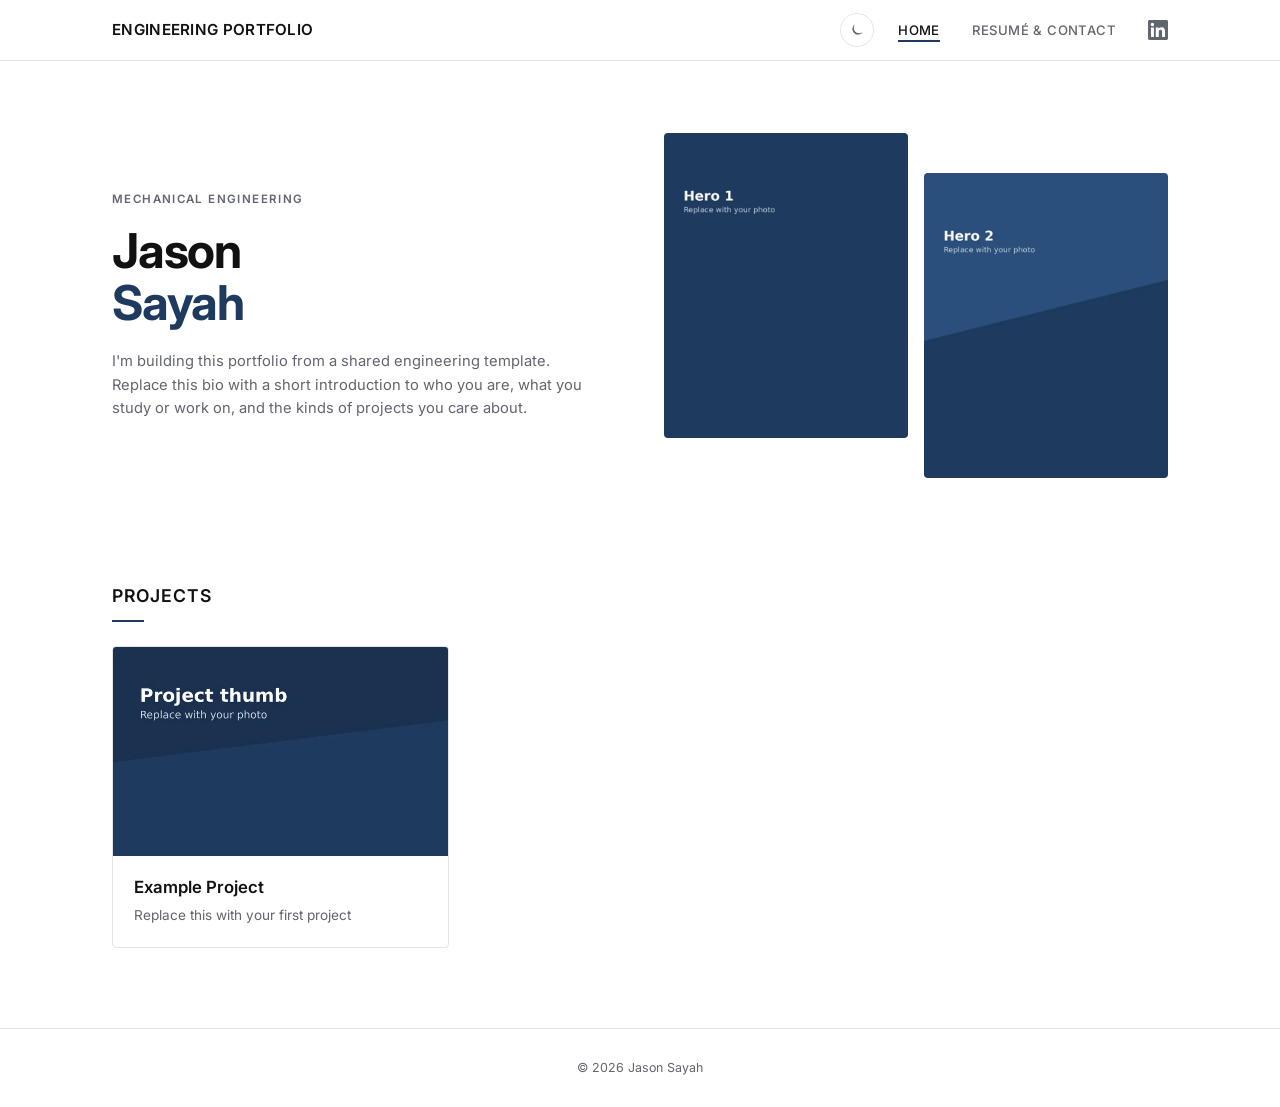
<file: index.html>
<!DOCTYPE html>
<html lang="en">
<head>
  <meta charset="UTF-8">
  <meta name="viewport" content="width=device-width, initial-scale=1.0">
  <title>Jason Sayah — Engineering Portfolio</title>
  <link rel="stylesheet" href="style.css">
  <meta name="theme-color" content="#ffffff">
  <script>
    (function () {
      try { localStorage.removeItem('jjs-theme'); } catch (e) {}
      var q = new URLSearchParams(location.search).get('theme');
      var t = (q === 'dark' || q === 'light')
        ? q
        : (window.matchMedia('(prefers-color-scheme: dark)').matches ? 'dark' : 'light');
      document.documentElement.setAttribute('data-theme', t);
      var meta = document.querySelector('meta[name="theme-color"]');
      if (meta) meta.setAttribute('content', t === 'dark' ? '#0e1116' : '#ffffff');
    })();
  </script>
  <script src="theme.js" defer></script>
</head>
<body>

  <!-- Navigation -->
  <nav class="site-nav">
    <div class="nav-inner">
      <a href="index.html" class="nav-brand">Engineering Portfolio</a>
      <div class="nav-actions">
      <button class="theme-toggle" type="button" aria-label="Switch to dark mode" aria-pressed="false">
        <svg class="icon-moon" viewBox="0 0 24 24" aria-hidden="true"><path fill="currentColor" d="M21 14.5A8.5 8.5 0 1 1 9.5 3a7 7 0 0 0 11.5 11.5z"/></svg>
        <svg class="icon-sun" viewBox="0 0 24 24" aria-hidden="true"><g fill="none" stroke="currentColor" stroke-width="1.8" stroke-linecap="round"><circle cx="12" cy="12" r="4"/><path d="M12 2.5v2.2M12 19.3v2.2M4.9 4.9l1.6 1.6M17.5 17.5l1.6 1.6M2.5 12h2.2M19.3 12h2.2M4.9 19.1l1.6-1.6M17.5 6.5l1.6-1.6"/></g></svg>
      </button>
      <button class="nav-toggle" aria-label="Menu" onclick="document.querySelector('.nav-links').classList.toggle('open')">
        <span></span><span></span><span></span>
      </button>
      <ul class="nav-links">
        <li><a href="index.html" class="active">Home</a></li>
        <li><a href="resume.html">Resumé &amp; Contact</a></li>
        <li>
          <a href="https://www.linkedin.com/in/your-profile/" target="_blank" rel="noopener" class="nav-linkedin" id="nav-linkedin" aria-label="LinkedIn">
            <svg viewBox="0 0 24 24" xmlns="http://www.w3.org/2000/svg"><path d="M20.447 20.452h-3.554v-5.569c0-1.328-.027-3.037-1.852-3.037-1.853 0-2.136 1.445-2.136 2.939v5.667H9.351V9h3.414v1.561h.046c.477-.9 1.637-1.85 3.37-1.85 3.601 0 4.267 2.37 4.267 5.455v6.286zM5.337 7.433a2.062 2.062 0 01-2.063-2.065 2.064 2.064 0 112.063 2.065zm1.782 13.019H3.555V9h3.564v11.452zM22.225 0H1.771C.792 0 0 .774 0 1.729v20.542C0 23.227.792 24 1.771 24h20.451C23.2 24 24 23.227 24 22.271V1.729C24 .774 23.2 0 22.222 0h.003z"/></svg>
          </a>
        </li>
      </ul>
      </div>
    </div>
  </nav>

  <!-- Hero Section — filled by JavaScript -->
  <section class="hero" id="hero"></section>

  <!-- Projects Section -->
  <h2 class="section-label">Projects</h2>
  <div class="project-grid" id="project-grid"></div>

  <!-- Footer -->
  <footer class="site-footer">
    &copy; <span id="year"></span> Jason Sayah
  </footer>

  <script src="opt-manifest.js"></script>
  <script src="projects.js"></script>
  <script>
    // Sync LinkedIn nav link from SITE_CONFIG
    (function () {
      var link = document.getElementById('nav-linkedin');
      if (link && SITE_CONFIG.linkedIn) link.href = SITE_CONFIG.linkedIn;
    })();

    // --- Render Hero ---
    const hero = document.getElementById('hero');
    hero.innerHTML = `
      <div class="hero-text fade-in">
        <p class="hero-label">Mechanical Engineering</p>
        <h1>${SITE_CONFIG.name.split(' ')[0]}<span>${SITE_CONFIG.name.split(' ').slice(1).join(' ')}</span></h1>
        <p class="hero-about">${SITE_CONFIG.aboutText}</p>
      </div>
      <div class="hero-images fade-in">
        ${SITE_CONFIG.heroImages.map((entry, i) => {
          return imgTag(entry, "hero", SITE_CONFIG.name, "", i === 0);
        }).join('')}
      </div>
    `;

    // --- Render Project Cards ---
    const grid = document.getElementById('project-grid');
    PROJECTS.forEach((p, i) => {
      const card = document.createElement('a');
      card.href = `project.html?id=${p.id}`;
      card.className = 'project-card fade-in';
      card.style.transitionDelay = `${i * 0.08}s`;
      card.innerHTML = `
        ${imgTag(p.thumbnail, "card", p.title, "project-card-img")}
        <div class="project-card-body">
          <h3>${p.title}</h3>
          <p>${p.subtitle}</p>
        </div>
      `;
      grid.appendChild(card);
    });

    // --- Year ---
    document.getElementById('year').textContent = new Date().getFullYear();

    // --- Scroll fade-in ---
    const observer = new IntersectionObserver(entries => {
      entries.forEach(e => { if (e.isIntersecting) e.target.classList.add('visible'); });
    }, { threshold: 0.1 });
    document.querySelectorAll('.fade-in').forEach(el => observer.observe(el));
  </script>
</body>
</html>
</file>
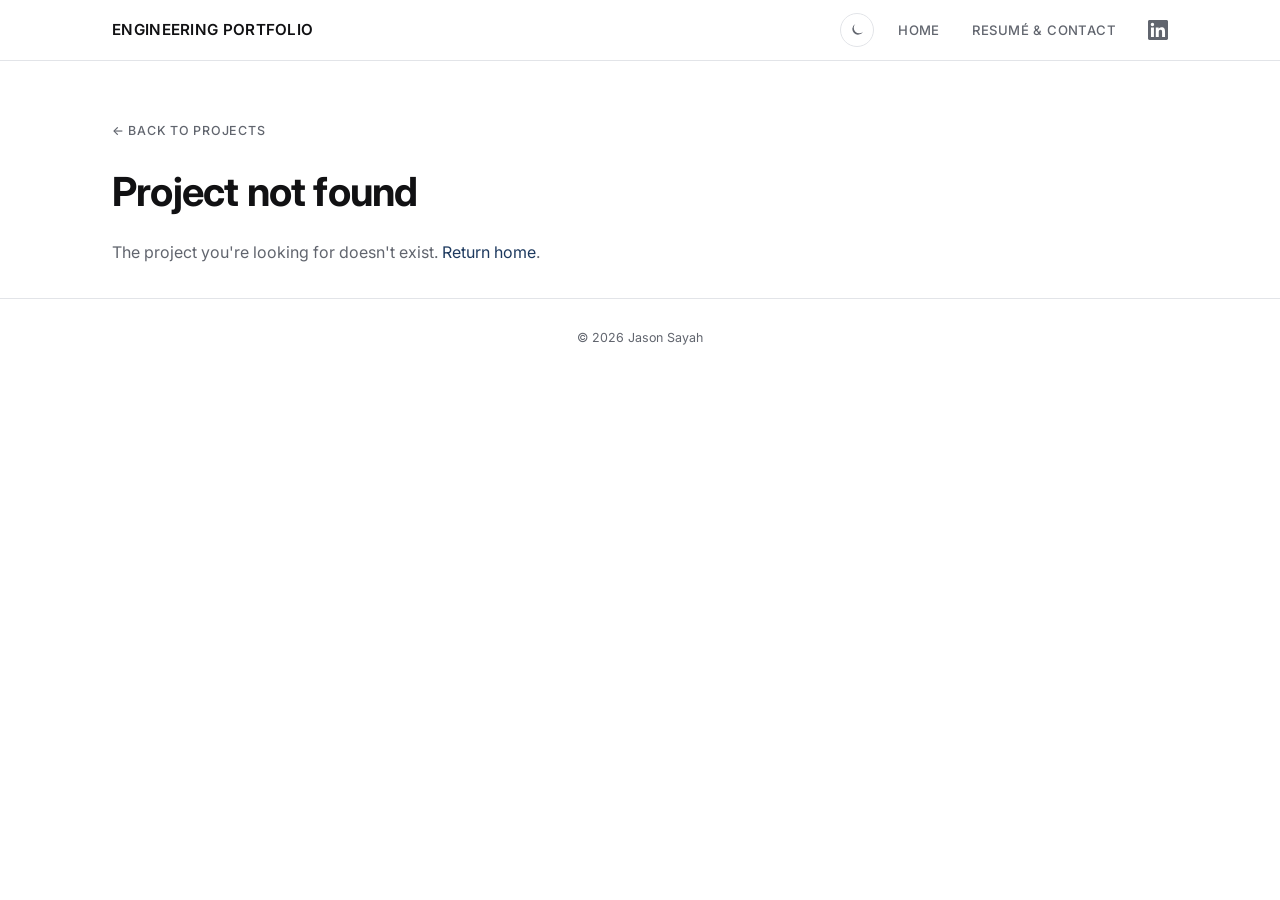
<file: project.html>
<!DOCTYPE html>
<html lang="en">
<head>
  <meta charset="UTF-8">
  <meta name="viewport" content="width=device-width, initial-scale=1.0">
  <title>Project — Jason Sayah</title>
  <link rel="stylesheet" href="style.css">
  <meta name="theme-color" content="#ffffff">
  <script>
    (function () {
      try { localStorage.removeItem('jjs-theme'); } catch (e) {}
      var q = new URLSearchParams(location.search).get('theme');
      var t = (q === 'dark' || q === 'light')
        ? q
        : (window.matchMedia('(prefers-color-scheme: dark)').matches ? 'dark' : 'light');
      document.documentElement.setAttribute('data-theme', t);
      var meta = document.querySelector('meta[name="theme-color"]');
      if (meta) meta.setAttribute('content', t === 'dark' ? '#0e1116' : '#ffffff');
    })();
  </script>
  <script src="theme.js" defer></script>
</head>
<body>

  <!-- Navigation -->
  <nav class="site-nav">
    <div class="nav-inner">
      <a href="index.html" class="nav-brand">Engineering Portfolio</a>
      <div class="nav-actions">
      <button class="theme-toggle" type="button" aria-label="Switch to dark mode" aria-pressed="false">
        <svg class="icon-moon" viewBox="0 0 24 24" aria-hidden="true"><path fill="currentColor" d="M21 14.5A8.5 8.5 0 1 1 9.5 3a7 7 0 0 0 11.5 11.5z"/></svg>
        <svg class="icon-sun" viewBox="0 0 24 24" aria-hidden="true"><g fill="none" stroke="currentColor" stroke-width="1.8" stroke-linecap="round"><circle cx="12" cy="12" r="4"/><path d="M12 2.5v2.2M12 19.3v2.2M4.9 4.9l1.6 1.6M17.5 17.5l1.6 1.6M2.5 12h2.2M19.3 12h2.2M4.9 19.1l1.6-1.6M17.5 6.5l1.6-1.6"/></g></svg>
      </button>
      <button class="nav-toggle" aria-label="Menu" onclick="document.querySelector('.nav-links').classList.toggle('open')">
        <span></span><span></span><span></span>
      </button>
      <ul class="nav-links">
        <li><a href="index.html">Home</a></li>
        <li><a href="resume.html">Resumé &amp; Contact</a></li>
        <li>
          <a href="https://www.linkedin.com/in/your-profile/" target="_blank" rel="noopener" class="nav-linkedin" id="nav-linkedin" aria-label="LinkedIn">
            <svg viewBox="0 0 24 24" xmlns="http://www.w3.org/2000/svg"><path d="M20.447 20.452h-3.554v-5.569c0-1.328-.027-3.037-1.852-3.037-1.853 0-2.136 1.445-2.136 2.939v5.667H9.351V9h3.414v1.561h.046c.477-.9 1.637-1.85 3.37-1.85 3.601 0 4.267 2.37 4.267 5.455v6.286zM5.337 7.433a2.062 2.062 0 01-2.063-2.065 2.064 2.064 0 112.063 2.065zm1.782 13.019H3.555V9h3.564v11.452zM22.225 0H1.771C.792 0 0 .774 0 1.729v20.542C0 23.227.792 24 1.771 24h20.451C23.2 24 24 23.227 24 22.271V1.729C24 .774 23.2 0 22.222 0h.003z"/></svg>
          </a>
        </li>
      </ul>
      </div>
    </div>
  </nav>

  <!-- Project Content — filled by JavaScript -->
  <div id="project-page"></div>

  <!-- Footer -->
  <footer class="site-footer">
    &copy; <span id="year"></span> Jason Sayah
  </footer>

  <script src="opt-manifest.js"></script>
  <script src="projects.js"></script>
  <script>
    (function () {
      var link = document.getElementById('nav-linkedin');
      if (link && SITE_CONFIG.linkedIn) link.href = SITE_CONFIG.linkedIn;
    })();

    // One large photo, with every frame as a thumbnail underneath.
    // The first entry in the list is the one shown on load.
    function renderCarousel(images, label) {
      const frames = images.map((entry, index) => {
        const attrs = imgAttrs(entry, "detail");
        const position = typeof entry === "object" && entry.focus ? entry.focus : "center";
        return {
          src: attrs.src,
          srcset: attrs.srcset,
          sizes: attrs.sizes,
          style: attrs.style,
          position: position,
          alt: `${label}, image ${index + 1} of ${images.length}`
        };
      });
      const first = frames[0];
      const thumbs = frames.map((frame, index) => `
        <button type="button" class="carousel-thumb${index === 0 ? " is-active" : ""}" role="tab"
          aria-selected="${index === 0 ? "true" : "false"}"
          aria-label="Show image ${index + 1} of ${frames.length}"
          data-index="${index}">
          <img src="${frame.src}"${frame.srcset ? ` srcset="${frame.srcset}" sizes="${frame.sizes}"` : ""} style="${frame.style}" alt="">
        </button>
      `).join("");
      return `
        <div class="carousel" data-carousel>
          <div class="carousel-stage">
            ${imgTag(images[0], "detail", first.alt, "carousel-feature")}
          </div>
          <div class="carousel-filmstrip" role="tablist" aria-label="${label}">
            ${thumbs}
          </div>
          ${'<script type="application/json" class="carousel-frames">' + JSON.stringify(frames).replace(/</g, "\\u003c") + "</" + "script>"}
        </div>
      `;
    }

    // --- Get project ID from URL ---
    const params = new URLSearchParams(window.location.search);
    const projectId = params.get('id');
    const project = PROJECTS.find(p => p.id === projectId);

    const container = document.getElementById('project-page');

    if (!project) {
      container.innerHTML = `
        <div class="project-hero">
          <a href="index.html" class="project-back">← Back to Projects</a>
          <h1>Project not found</h1>
          <p style="color:var(--fg-muted);margin-top:1rem;">
            The project you're looking for doesn't exist. <a href="index.html">Return home</a>.
          </p>
        </div>
      `;
    } else {
      // Update page title
      document.title = `${project.title} — Jason Sayah`;

      // Build sections
      const sectionsHTML = project.sections.map(section => {
        let html = '<div class="project-section fade-in">';
        if (section.heading) html += `<h2>${section.heading}</h2>`;
        if (section.text)    html += `<p>${section.text}</p>`;
        if (section.images && section.images.length) {
          const cls = section.images.length === 1 ? 'project-images single' : 'project-images';
          html += `<div class="${cls}">`;
          html += section.images.map(entry => {
            return imgTag(entry, "detail", section.heading || project.title);
          }).join('');
          html += '</div>';
        }
        if (section.carousel && section.carousel.length) {
          html += renderCarousel(section.carousel, section.heading || project.title);
        }
        if (section.video) {
          const v = section.video;
          let embedUrl = '';
          const ytMatch = v.match(/(?:youtube\.com\/watch\?v=|youtu\.be\/|youtube\.com\/embed\/)([a-zA-Z0-9_-]{11})/);
          const vimeoMatch = v.match(/vimeo\.com\/(\d+)/);
          if (ytMatch) {
            embedUrl = `https://www.youtube.com/embed/${ytMatch[1]}`;
          } else if (vimeoMatch) {
            embedUrl = `https://player.vimeo.com/video/${vimeoMatch[1]}`;
          }
          if (embedUrl) {
            html += `<div class="project-video"><iframe src="${embedUrl}" frameborder="0" allow="accelerometer; autoplay; clipboard-write; encrypted-media; gyroscope; picture-in-picture" allowfullscreen></iframe></div>`;
          } else {
            var videoSrc = (window.OPTIMIZED_VIDEO && OPTIMIZED_VIDEO[v]) || v;
            var videoType = /\.mp4$/i.test(videoSrc) ? ' type="video/mp4"' : '';
            html += `<div class="project-video"><video controls preload="metadata" playsinline><source src="${videoSrc}"${videoType}>Your browser does not support video.</video></div>`;
          }
        }
        html += '</div>';
        return html;
      }).join('');

      container.innerHTML = `
        <div class="project-hero fade-in">
          <a href="index.html" class="project-back">← Back to Projects</a>
          <h1>${project.heroTitle || project.title}</h1>
        </div>
        <div class="project-content">${sectionsHTML}</div>
      `;
    }

    // --- Carousels: click a filmstrip frame, or use the arrow keys. No autoplay. ---
    document.querySelectorAll('[data-carousel]').forEach(root => {
      const feature = root.querySelector('.carousel-feature');
      const strip = root.querySelector('.carousel-filmstrip');
      const thumbs = [...root.querySelectorAll('.carousel-thumb')];
      const frames = JSON.parse(root.querySelector('.carousel-frames').textContent);

      const show = index => {
        const frame = frames[index];
        const thumb = thumbs[index];
        if (!frame || !thumb) return;
        feature.src = frame.src;
        if (frame.srcset) {
          feature.srcset = frame.srcset;
          feature.sizes = frame.sizes;
        } else {
          feature.removeAttribute('srcset');
          feature.removeAttribute('sizes');
        }
        feature.alt = frame.alt;
        feature.style.objectPosition = frame.position || 'center';
        thumbs.forEach(item => {
          const active = item === thumb;
          item.classList.toggle('is-active', active);
          item.setAttribute('aria-selected', active ? 'true' : 'false');
        });
        const left = thumb.offsetLeft;
        const right = left + thumb.offsetWidth;
        if (left < strip.scrollLeft) {
          strip.scrollTo({ left: left, behavior: 'smooth' });
        } else if (right > strip.scrollLeft + strip.clientWidth) {
          strip.scrollTo({ left: right - strip.clientWidth, behavior: 'smooth' });
        }
      };

      thumbs.forEach((thumb, index) => {
        thumb.addEventListener('click', () => show(index));
      });

      root.addEventListener('keydown', event => {
        if (event.key !== 'ArrowRight' && event.key !== 'ArrowLeft') return;
        event.preventDefault();
        const current = thumbs.findIndex(item => item.classList.contains('is-active'));
        const next = event.key === 'ArrowRight'
          ? (current + 1) % thumbs.length
          : (current - 1 + thumbs.length) % thumbs.length;
        show(next);
        thumbs[next].focus();
      });
    });

    // --- Year ---
    document.getElementById('year').textContent = new Date().getFullYear();

    // --- Scroll fade-in ---
    const observer = new IntersectionObserver(entries => {
      entries.forEach(e => { if (e.isIntersecting) e.target.classList.add('visible'); });
    }, { threshold: 0.1 });
    document.querySelectorAll('.fade-in').forEach(el => observer.observe(el));
  </script>
</body>
</html>
</file>
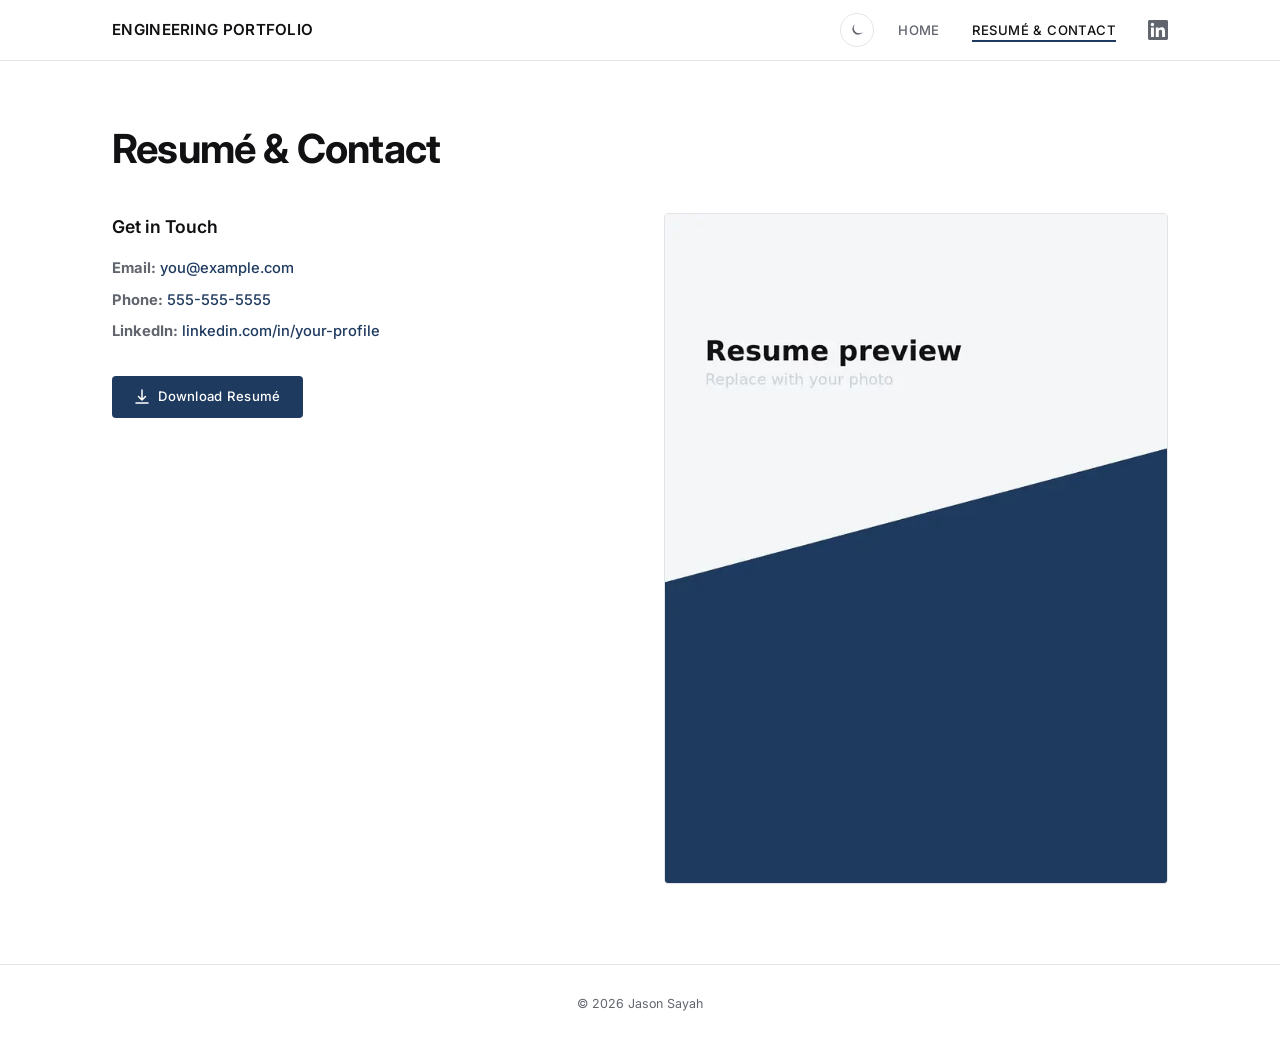
<file: resume.html>
<!DOCTYPE html>
<html lang="en">
<head>
  <meta charset="UTF-8">
  <meta name="viewport" content="width=device-width, initial-scale=1.0">
  <title>Resumé & Contact — Jason Sayah</title>
  <link rel="stylesheet" href="style.css">
  <meta name="theme-color" content="#ffffff">
  <script>
    (function () {
      try { localStorage.removeItem('jjs-theme'); } catch (e) {}
      var q = new URLSearchParams(location.search).get('theme');
      var t = (q === 'dark' || q === 'light')
        ? q
        : (window.matchMedia('(prefers-color-scheme: dark)').matches ? 'dark' : 'light');
      document.documentElement.setAttribute('data-theme', t);
      var meta = document.querySelector('meta[name="theme-color"]');
      if (meta) meta.setAttribute('content', t === 'dark' ? '#0e1116' : '#ffffff');
    })();
  </script>
  <script src="theme.js" defer></script>
</head>
<body>

  <!-- Navigation -->
  <nav class="site-nav">
    <div class="nav-inner">
      <a href="index.html" class="nav-brand">Engineering Portfolio</a>
      <div class="nav-actions">
      <button class="theme-toggle" type="button" aria-label="Switch to dark mode" aria-pressed="false">
        <svg class="icon-moon" viewBox="0 0 24 24" aria-hidden="true"><path fill="currentColor" d="M21 14.5A8.5 8.5 0 1 1 9.5 3a7 7 0 0 0 11.5 11.5z"/></svg>
        <svg class="icon-sun" viewBox="0 0 24 24" aria-hidden="true"><g fill="none" stroke="currentColor" stroke-width="1.8" stroke-linecap="round"><circle cx="12" cy="12" r="4"/><path d="M12 2.5v2.2M12 19.3v2.2M4.9 4.9l1.6 1.6M17.5 17.5l1.6 1.6M2.5 12h2.2M19.3 12h2.2M4.9 19.1l1.6-1.6M17.5 6.5l1.6-1.6"/></g></svg>
      </button>
      <button class="nav-toggle" aria-label="Menu" onclick="document.querySelector('.nav-links').classList.toggle('open')">
        <span></span><span></span><span></span>
      </button>
      <ul class="nav-links">
        <li><a href="index.html">Home</a></li>
        <li><a href="resume.html" class="active">Resumé &amp; Contact</a></li>
        <li>
          <a href="https://www.linkedin.com/in/your-profile/" target="_blank" rel="noopener" class="nav-linkedin" id="nav-linkedin" aria-label="LinkedIn">
            <svg viewBox="0 0 24 24" xmlns="http://www.w3.org/2000/svg"><path d="M20.447 20.452h-3.554v-5.569c0-1.328-.027-3.037-1.852-3.037-1.853 0-2.136 1.445-2.136 2.939v5.667H9.351V9h3.414v1.561h.046c.477-.9 1.637-1.85 3.37-1.85 3.601 0 4.267 2.37 4.267 5.455v6.286zM5.337 7.433a2.062 2.062 0 01-2.063-2.065 2.064 2.064 0 112.063 2.065zm1.782 13.019H3.555V9h3.564v11.452zM22.225 0H1.771C.792 0 0 .774 0 1.729v20.542C0 23.227.792 24 1.771 24h20.451C23.2 24 24 23.227 24 22.271V1.729C24 .774 23.2 0 22.222 0h.003z"/></svg>
          </a>
        </li>
      </ul>
      </div>
    </div>
  </nav>

  <!-- Contact Content — filled by JavaScript -->
  <div class="contact-page" id="contact-page"></div>

  <!-- Footer -->
  <footer class="site-footer">
    &copy; <span id="year"></span> Jason Sayah
  </footer>

  <script src="opt-manifest.js"></script>
  <script src="projects.js"></script>
  <script>
    (function () {
      var link = document.getElementById('nav-linkedin');
      if (link && SITE_CONFIG.linkedIn) link.href = SITE_CONFIG.linkedIn;
    })();

    const page = document.getElementById('contact-page');
    const linkedInLabel = SITE_CONFIG.linkedIn
      .replace(/^https?:\/\/(www\.)?linkedin\.com\/in\//, 'linkedin.com/in/')
      .replace(/\/$/, '');
    page.innerHTML = `
      <h1 class="fade-in">Resumé &amp; Contact</h1>
      <div class="contact-grid">
        <div class="contact-info fade-in">
          <h2>Get in Touch</h2>
          <p><strong>Email:</strong> <a href="mailto:${SITE_CONFIG.email}">${SITE_CONFIG.email}</a></p>
          <p><strong>Phone:</strong> <a href="tel:${SITE_CONFIG.phone}">${SITE_CONFIG.phone}</a></p>
          <p><strong>LinkedIn:</strong> <a href="${SITE_CONFIG.linkedIn}" target="_blank" rel="noopener">${linkedInLabel}</a></p>
          <a href="${SITE_CONFIG.resumeFile}" download class="btn">
            <svg width="16" height="16" viewBox="0 0 16 16" fill="none" xmlns="http://www.w3.org/2000/svg"><path d="M8 1v10m0 0L4.5 7.5M8 11l3.5-3.5M2 14h12" stroke="currentColor" stroke-width="1.5" stroke-linecap="round" stroke-linejoin="round"/></svg>
            Download Resumé
          </a>
        </div>
        <div class="resume-preview fade-in">
          ${imgTag("images/resume/resume-preview.jpg", "detail", "Resumé preview")}
        </div>
      </div>
    `;

    document.getElementById('year').textContent = new Date().getFullYear();

    const observer = new IntersectionObserver(entries => {
      entries.forEach(e => { if (e.isIntersecting) e.target.classList.add('visible'); });
    }, { threshold: 0.1 });
    document.querySelectorAll('.fade-in').forEach(el => observer.observe(el));
  </script>
</body>
</html>
</file>
<file: style.css>
/* ============================================================
   Jason Sayah — Engineering Portfolio
   Styles
   ============================================================ */

@import url('https://fonts.googleapis.com/css2?family=Inter:wght@400;500;600;700&display=swap');

/* --- Reset & Base --- */
*, *::before, *::after { box-sizing: border-box; margin: 0; padding: 0; }

:root {
  --bg:        #ffffff;
  --bg-card:   #ffffff;
  --bg-subtle: #f5f6f8;
  --fg:        #111113;
  --fg-muted:  #61656e;
  --accent:    #1e3a5f;
  --accent-hover: #2a4f7a;
  --accent-subtle: #e8edf3;
  --border:    #e2e4e8;
  --nav-bg:    rgba(255,255,255,0.95);
  --nav-bg-solid: rgba(255,255,255,0.98);
  --card-shadow: 0 8px 24px rgba(0,0,0,0.06);
  --on-accent: #ffffff;
  --radius:    4px;
  --max-w:     1120px;
  --font-body: 'Inter', -apple-system, BlinkMacSystemFont, sans-serif;
  --transition: 0.2s ease;
  color-scheme: light;
}

/* Same navy, lifted so it stays the brand color on a dark surface. */
[data-theme="dark"] {
  --bg:        #0e1116;
  --bg-card:   #171b22;
  --bg-subtle: #1e242e;
  --fg:        #f3f5f8;
  --fg-muted:  #a7b0bd;
  --accent:    #8eb4d8;
  --accent-hover: #b7d0e8;
  --accent-subtle: #1c2c3d;
  --border:    #2c3442;
  --nav-bg:    rgba(14,17,22,0.9);
  --nav-bg-solid: rgba(14,17,22,0.98);
  --card-shadow: 0 10px 28px rgba(0,0,0,0.45);
  --on-accent: #0e1116;
  color-scheme: dark;
}

html { scroll-behavior: smooth; }

body {
  font-family: var(--font-body);
  color: var(--fg);
  background: var(--bg);
  line-height: 1.6;
  -webkit-font-smoothing: antialiased;
  transition: background-color 0.25s ease, color 0.25s ease;
}

a { color: var(--accent); text-decoration: none; transition: color var(--transition); }
a:hover { color: var(--accent-hover); }

img { max-width: 100%; height: auto; display: block; }

/* --- Nav --- */
.site-nav {
  position: sticky;
  top: 0;
  z-index: 100;
  background: var(--nav-bg);
  backdrop-filter: blur(12px);
  -webkit-backdrop-filter: blur(12px);
  border-bottom: 1px solid var(--border);
  transition: background-color 0.25s ease, border-color 0.25s ease;
}

.nav-inner {
  max-width: var(--max-w);
  margin: 0 auto;
  padding: 0 2rem;
  display: flex;
  align-items: center;
  justify-content: space-between;
  height: 60px;
}

.nav-brand {
  font-weight: 600;
  font-size: 0.95rem;
  color: var(--fg);
  letter-spacing: 0.02em;
  text-transform: uppercase;
}

.nav-actions {
  display: flex;
  align-items: center;
  gap: 1.5rem;
}

.theme-toggle {
  display: inline-flex;
  align-items: center;
  justify-content: center;
  width: 34px;
  height: 34px;
  padding: 0;
  border-radius: 50%;
  border: 1px solid var(--border);
  background: transparent;
  color: var(--fg-muted);
  cursor: pointer;
  flex-shrink: 0;
  transition: color var(--transition), border-color var(--transition), background var(--transition);
}
.theme-toggle:hover {
  color: var(--fg);
  border-color: var(--accent);
  background: var(--accent-subtle);
}
.theme-toggle:focus-visible {
  outline: 2px solid var(--accent);
  outline-offset: 2px;
}
.theme-toggle svg { width: 16px; height: 16px; display: block; }
.theme-toggle .icon-sun { display: none; }
[data-theme="dark"] .theme-toggle .icon-moon { display: none; }
[data-theme="dark"] .theme-toggle .icon-sun { display: block; }

.nav-links {
  display: flex;
  align-items: center;
  gap: 2rem;
  list-style: none;
}

.nav-links a {
  color: var(--fg-muted);
  font-size: 0.82rem;
  font-weight: 500;
  letter-spacing: 0.03em;
  text-transform: uppercase;
  position: relative;
}
.nav-links a::after {
  content: '';
  position: absolute;
  bottom: -4px;
  left: 0;
  width: 0;
  height: 2px;
  background: var(--accent);
  transition: width var(--transition);
}
.nav-links a:hover { color: var(--fg); }
.nav-links a:hover::after { width: 100%; }
.nav-links a.active { color: var(--fg); }
.nav-links a.active::after { width: 100%; }

.nav-linkedin {
  display: flex;
  align-items: center;
}
.nav-linkedin svg {
  width: 20px;
  height: 20px;
  fill: var(--fg-muted);
  transition: fill var(--transition);
}
.nav-linkedin:hover svg { fill: var(--accent); }

/* Hamburger */
.nav-toggle { display: none; background: none; border: none; cursor: pointer; padding: 4px; }
.nav-toggle span {
  display: block; width: 22px; height: 2px; background: var(--fg);
  margin: 5px 0; transition: var(--transition);
}

/* --- Hero (Home) --- */
.hero {
  max-width: var(--max-w);
  margin: 0 auto;
  padding: 4.5rem 2rem 3.5rem;
  display: grid;
  grid-template-columns: 1fr 1fr;
  gap: 3rem;
  align-items: center;
}
.hero-text h1 {
  font-size: 3rem;
  font-weight: 700;
  line-height: 1.1;
  letter-spacing: -0.025em;
  margin-bottom: 0.2rem;
  color: var(--fg);
}
.hero-text h1 span {
  display: block;
  color: var(--accent);
}
.hero-label {
  font-size: 0.72rem;
  font-weight: 600;
  letter-spacing: 0.12em;
  text-transform: uppercase;
  color: var(--fg-muted);
  margin-bottom: 1rem;
}
.hero-about {
  margin-top: 1.25rem;
  color: var(--fg-muted);
  font-size: 0.92rem;
  max-width: 480px;
  line-height: 1.6;
}
.hero-images {
  display: grid;
  grid-template-columns: 1fr 1fr;
  gap: 1rem;
}
.hero-images img {
  width: 100%;
  aspect-ratio: 4/5;
  object-fit: cover;
  border-radius: var(--radius);
}
.hero-images img:nth-child(2) {
  margin-top: 2.5rem;
}
[data-theme="dark"] .hero-images img,
[data-theme="dark"] .project-card-img,
[data-theme="dark"] .project-images img,
[data-theme="dark"] .carousel-stage {
  border: 1px solid var(--border);
}

/* --- Section Titles --- */
.section-label {
  max-width: var(--max-w);
  margin: 0 auto;
  padding: 3rem 2rem 1.5rem;
  font-size: 1.1rem;
  font-weight: 600;
  letter-spacing: 0.06em;
  text-transform: uppercase;
  color: var(--fg);
}
.section-label::after {
  content: '';
  display: block;
  width: 32px;
  height: 2px;
  background: var(--accent);
  margin-top: 0.6rem;
}

/* --- Project Grid --- */
.project-grid {
  max-width: var(--max-w);
  margin: 0 auto;
  padding: 0 2rem 5rem;
  display: grid;
  grid-template-columns: repeat(auto-fill, minmax(320px, 1fr));
  gap: 1.4rem;
}

.project-card {
  background: var(--bg-card);
  border-radius: var(--radius);
  overflow: hidden;
  border: 1px solid var(--border);
  transition: transform var(--transition), box-shadow var(--transition), border-color var(--transition);
  cursor: pointer;
  text-decoration: none;
  color: inherit;
  display: block;
}
.project-card:hover {
  transform: translateY(-3px);
  box-shadow: var(--card-shadow);
  border-color: var(--accent);
}

.project-card-img {
  width: 100%;
  aspect-ratio: 16/10;
  object-fit: cover;
  background: var(--bg-subtle);
}

.project-card-body {
  padding: 1.1rem 1.3rem 1.3rem;
}
.project-card-body h3 {
  font-size: 1.05rem;
  font-weight: 600;
  margin-bottom: 0.25rem;
  color: var(--fg);
}
.project-card-body p {
  color: var(--fg-muted);
  font-size: 0.85rem;
}

/* --- Project Detail Page --- */
.project-hero {
  max-width: var(--max-w);
  margin: 0 auto;
  padding: 3.5rem 2rem 2rem;
}
.project-hero h1 {
  font-size: 2.5rem;
  font-weight: 700;
  letter-spacing: -0.02em;
  color: var(--fg);
}
.project-back {
  display: inline-flex;
  align-items: center;
  gap: 6px;
  font-size: 0.78rem;
  font-weight: 500;
  color: var(--fg-muted);
  margin-bottom: 1.2rem;
  text-transform: uppercase;
  letter-spacing: 0.06em;
}
.project-back:hover { color: var(--accent); }

.project-content {
  max-width: var(--max-w);
  margin: 0 auto;
  padding: 0 2rem 5rem;
}

.project-section {
  margin-bottom: 2.5rem;
}
.project-section h2 {
  font-size: 1.2rem;
  font-weight: 600;
  margin-bottom: 0.75rem;
  position: relative;
  padding-left: 1rem;
  color: var(--fg);
}
.project-section h2::before {
  content: '';
  position: absolute;
  left: 0;
  top: 0.15em;
  width: 3px;
  height: 1em;
  background: var(--accent);
}

.project-section p {
  color: var(--fg-muted);
  font-size: 0.92rem;
  white-space: pre-line;
  line-height: 1.65;
}

.project-images {
  display: grid;
  grid-template-columns: 1fr 1fr;
  gap: 1rem;
  margin-top: 1rem;
}
.project-images img {
  width: 100%;
  aspect-ratio: 16/10;
  object-fit: cover;
  border-radius: var(--radius);
  border: 1px solid var(--border);
}
.project-images.single {
  grid-template-columns: 1fr;
  max-width: 600px;
}

/* --- Image carousel: featured frame, filmstrip underneath, no autoplay --- */
.carousel {
  margin-top: 1rem;
}
.carousel-stage {
  background: var(--bg-subtle);
  border: 1px solid var(--border);
  border-radius: var(--radius);
  overflow: hidden;
  aspect-ratio: 16 / 10;
}
.carousel-feature {
  width: 100%;
  height: 100%;
  object-fit: contain;
}
.carousel-filmstrip {
  display: flex;
  gap: 0.5rem;
  margin-top: 0.6rem;
  overflow-x: auto;
  padding: 2px 2px 0.35rem;
  scrollbar-width: thin;
}
.carousel-thumb {
  flex: 0 0 118px;
  aspect-ratio: 16 / 10;
  padding: 0;
  border: 2px solid transparent;
  border-radius: var(--radius);
  background: var(--bg-subtle);
  cursor: pointer;
  overflow: hidden;
  opacity: 0.7;
  transition: opacity var(--transition), border-color var(--transition);
}
.carousel-thumb img {
  width: 100%;
  height: 100%;
  object-fit: cover;
  pointer-events: none;
}
.carousel-thumb:hover,
.carousel-thumb:focus-visible {
  opacity: 1;
}
.carousel-thumb.is-active {
  border-color: var(--accent);
  opacity: 1;
}
.carousel-thumb:focus-visible {
  outline: 2px solid var(--accent);
  outline-offset: 2px;
}

/* --- Video Embed --- */
.project-video {
  margin-top: 1rem;
  max-width: 720px;
  aspect-ratio: 16/9;
  border-radius: var(--radius);
  overflow: hidden;
  border: 1px solid var(--border);
  background: #000;
}
.project-video iframe,
.project-video video {
  width: 100%;
  height: 100%;
  display: block;
}

/* --- Resume / Contact Page --- */
.contact-page {
  max-width: var(--max-w);
  margin: 0 auto;
  padding: 3.5rem 2rem 5rem;
}
.contact-page h1 {
  font-size: 2.5rem;
  font-weight: 700;
  letter-spacing: -0.02em;
  margin-bottom: 2rem;
  color: var(--fg);
}
.contact-grid {
  display: grid;
  grid-template-columns: 1fr 1fr;
  gap: 3rem;
  align-items: start;
}
.contact-info h2 {
  font-size: 1.1rem;
  font-weight: 600;
  margin-bottom: 1rem;
  color: var(--fg);
}
.contact-info p {
  color: var(--fg-muted);
  margin-bottom: 0.5rem;
  font-size: 0.92rem;
}
.contact-info a { font-weight: 500; }

.btn {
  display: inline-flex;
  align-items: center;
  gap: 8px;
  background: var(--accent);
  color: var(--on-accent);
  padding: 0.65rem 1.4rem;
  border-radius: var(--radius);
  font-weight: 600;
  font-size: 0.82rem;
  letter-spacing: 0.02em;
  margin-top: 1.5rem;
  transition: background var(--transition);
}
.btn:hover { background: var(--accent-hover); color: var(--on-accent); }

.resume-preview {
  border: 1px solid var(--border);
  border-radius: var(--radius);
  overflow: hidden;
}
.resume-preview img {
  width: 100%;
}

/* --- Footer --- */
.site-footer {
  border-top: 1px solid var(--border);
  text-align: center;
  padding: 1.8rem;
  font-size: 0.78rem;
  color: var(--fg-muted);
}

/* --- Fade-in animation --- */
.fade-in {
  opacity: 0;
  transform: translateY(16px);
  transition: opacity 0.5s ease, transform 0.5s ease;
}
.fade-in.visible {
  opacity: 1;
  transform: translateY(0);
}

/* --- Mobile --- */
@media (max-width: 768px) {
  .nav-actions { gap: 0.35rem; }
  .nav-toggle { display: block; }
  .nav-links {
    display: none;
    position: absolute;
    top: 60px;
    left: 0;
    right: 0;
    background: var(--nav-bg-solid);
    backdrop-filter: blur(12px);
    flex-direction: column;
    padding: 1.5rem 2rem;
    gap: 1.2rem;
    border-bottom: 1px solid var(--border);
  }
  .nav-links.open { display: flex; }

  .hero {
    grid-template-columns: 1fr;
    padding: 3rem 1.5rem 2rem;
    gap: 2rem;
  }
  .hero-text h1 { font-size: 2.2rem; }
  .hero-images { order: -1; }

  .section-label { padding: 2rem 1.5rem 1rem; font-size: 0.95rem; }
  .project-grid { padding: 0 1.5rem 3rem; grid-template-columns: 1fr; }

  .project-hero { padding: 2.5rem 1.5rem 1.5rem; }
  .project-hero h1 { font-size: 1.8rem; }
  .project-content { padding: 0 1.5rem 3rem; }
  .project-images { grid-template-columns: 1fr; }
  .carousel-thumb { flex-basis: 92px; }

  .contact-page { padding: 2.5rem 1.5rem 3rem; }
  .contact-page h1 { font-size: 1.8rem; }
  .contact-grid { grid-template-columns: 1fr; }
}
</file>
